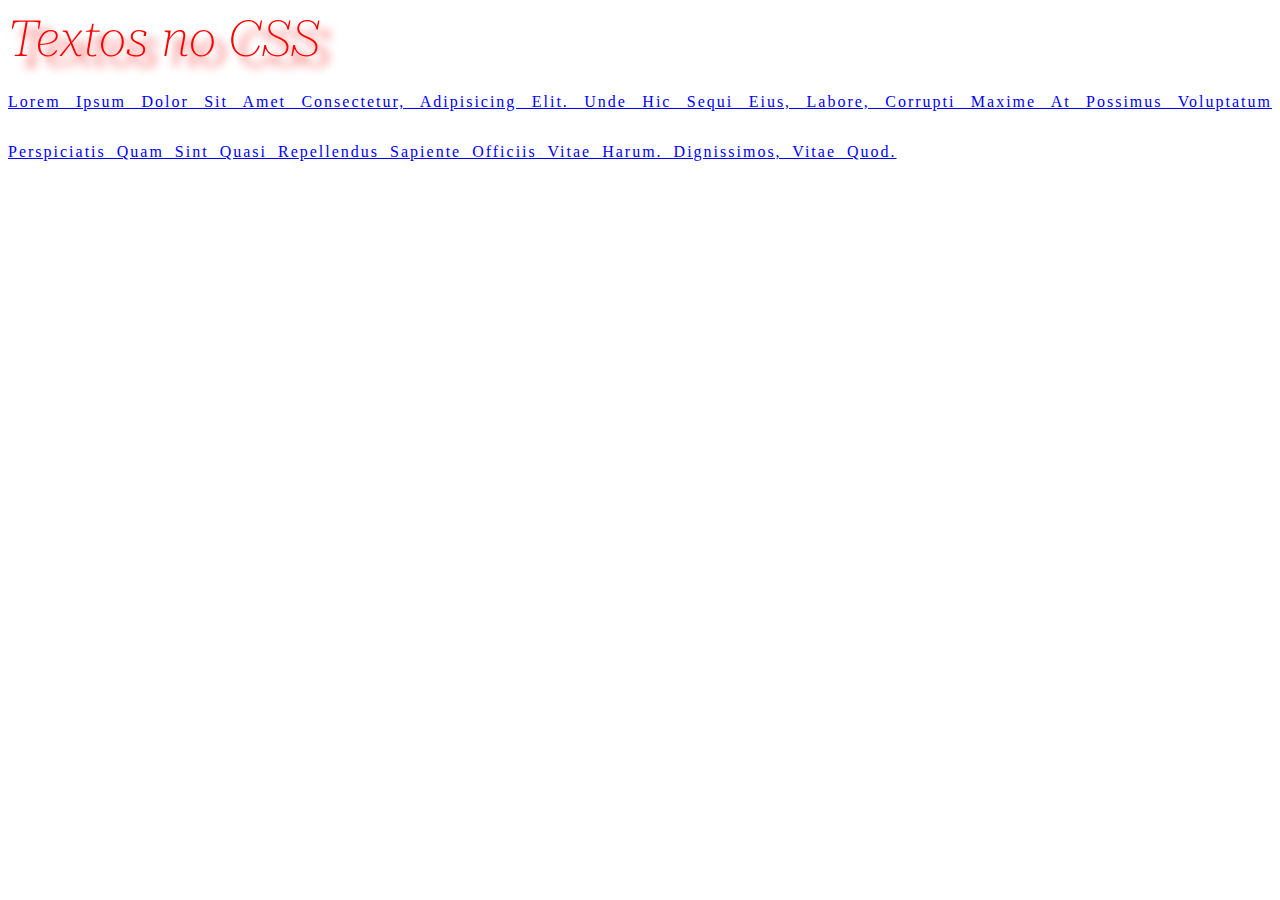
<file: index.html>
<!DOCTYPE html>
<html lang="pt-br">

<head>
    <meta charset="UTF-8">
    <meta name="viewport" content="width=device-width, initial-scale=1.0">
    <link rel="stylesheet" href="./styles.css">
    
    <title>CSS</title>
</head>

<body>
    <h1>Textos no CSS</h1>
 <p>Lorem ipsum dolor sit amet consectetur, adipisicing elit. Unde hic sequi eius, labore, corrupti maxime at possimus voluptatum perspiciatis quam sint quasi repellendus sapiente officiis vitae harum. Dignissimos, vitae quod.</p>
    
</body>

</html>
</file>
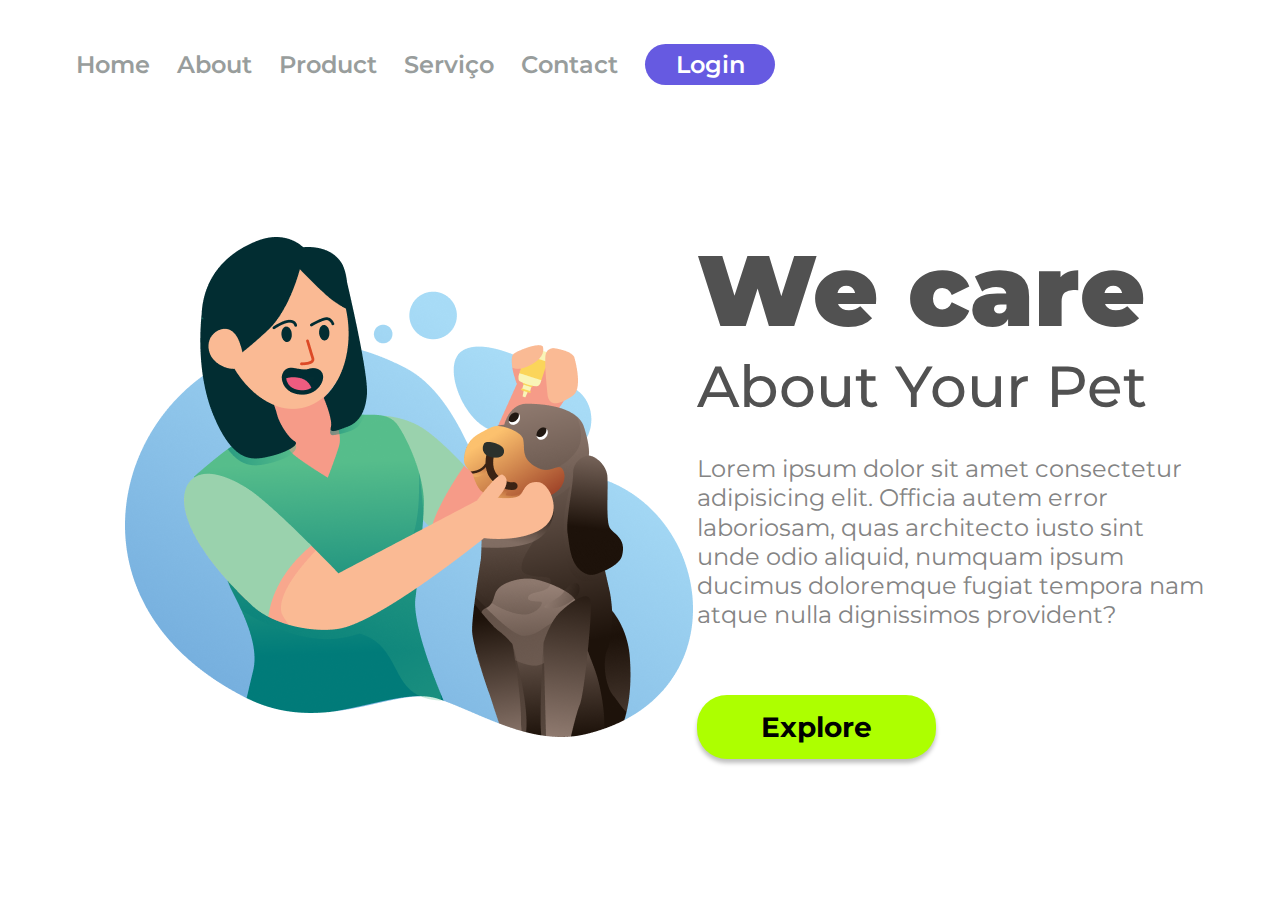
<file: Projeto HTML devClub/index.html>
<!DOCTYPE html>
<html lang="pt-br">

<head>
    <meta charset="UTF-8">
    <meta name="viewport" content="width=device-width, initial-scale=1.0">
    <link rel="stylesheet" href="./style.css">
    <link rel="preconnect" href="https://fonts.googleapis.com">
    <link rel="preconnect" href="https://fonts.gstatic.com" crossorigin>
    <link href="https://fonts.googleapis.com/css2?family=Montserrat:ital,wght@0,100..900;1,100..900&display=swap"
        rel="stylesheet">
    <title>We care projeto branch develop</title>
</head>

<body>
    <header>
        <a class="link-header">Home</a>
        <a class="link-header">About</a>
        <a class="link-header">Product</a>
        <a class="link-header" >Serviço</a>
        <a class="link-header" >Contact</a>
        <button class="button-header ">Login</button>
    </header>

    <main>
        <img src="./img/Illustration 2.png" alt=" illustration2"  class="logo-image">
        
        <section>
        <h1>We care</h1>
        <h2>About Your Pet</h2>
        <p>Lorem ipsum dolor sit amet consectetur adipisicing elit. Officia autem error laboriosam, quas architecto
            iusto sint unde odio aliquid, numquam ipsum ducimus doloremque fugiat tempora nam atque nulla dignissimos
            provident?</p>
        <button class="button-main">Explore</button>
    </section>
    </main>

</body>

</html>
</file>
<file: styles.css>
@import url('https://fonts.googleapis.com/css2?family=Poppins:ital,wght@0,100;0,200;0,300;0,400;0,500;0,600;0,700;0,800;0,900;1,100;1,200;1,300;1,400;1,500;1,600;1,700;1,800;1,900&family=Roboto+Mono:ital,wght@0,100..700;1,100..700&family=Roboto+Serif:ital,opsz,wght@0,8..144,100..900;1,8..144,100..900&display=swap');

 
 
 /*h1 {
    color: red;
    background: black;
}

p {
    color: blue;
    font-size: 20px;

}

button {

    background: green;
    border-color: darkgreen;
}
*/


/*ID

#titulo {
    color: red;
    font-size: 55px;

}

#paragrafo {
    color: blue;
    font-size: 20px;
    font-weight: bold;

}

#botao {
     background: green;

}

#outro-botao {
    background: chocolate;
}
  */

/*CLASS

.texto {
    color: red;
    font-weight: bold;

}
.botao {
    background: blue;
}
    */
/* CONCATENAR*/

.texto, .botao {
    color: rgba(255, 0, 0, 0.884);
}
/*  Textos  */



h1{
    color: red;
    font-size: 50px;
    font-weight:lighter;
    font-family:"Roboto Serif", serif;
    font-style: italic;
    line-height: 10px;
    text-shadow: 10px 10px 10px red;
    } 


p {
    color: blue;
    line-height: 50px;
    letter-spacing: 2px;
    word-spacing: 5px;
    text-align: justify;
    text-transform: capitalize;
    text-decoration: underline;
}
</file>
<file: Projeto HTML devClub/style.css>
* {
    font-family: "Montserrat", sans-serif;
    margin: 0;
    padding: 0;
    box-sizing: border-box;
}

header {
    margin: 44px 0 144px 76px;
}

.link-header {
    font-weight: 600;
    font-size: 24px;
    line-height: 29px;
    color: #989D9C;
    cursor: pointer;
    margin-right: 23px;
}

.button-header {
    background: #665AE1;
    border-radius: 20.5px;
    width: 130px;
    height: 41px;
    border: none;
    font-weight: 600;
    font-size: 24px;
    line-height: 29px;
    color: white;
    cursor: pointer;

}

.logo-image {
    width: 568px;
    height: 500px;
    margin-left: 125px;
    display: inline-block;

}

section {
    display: inline-block;
}

h1 {
    font-weight: 900;
    font-size: 100px;
    line-height: 122px;
    color: #515151;
}

h2 {

    font-size: 58px;
    font-weight: 500;
    line-height: 71px;
    color: #515151;
}

P {

    font-weight: 400;
    line-height: 29.26px;
    font-size: 24px;
    color: #848484;
    width: 515px;
    margin-top: 32px;
    margin-bottom: 65px;
}

.button-main {
    background-color: #ADFF00;
    border-radius: 30px;
    width: 239px;
    height: 64px;
    border: none;
    cursor: pointer;
    box-shadow: 0px 4px 4px 0px rgba(0, 0, 0, 0.25);
    font-family: Montserrat;
    font-size: 28px;
    font-weight: 700;
    line-height: 34.13px;
    color: rgba(0, 0, 0, 1);

}
</file>
